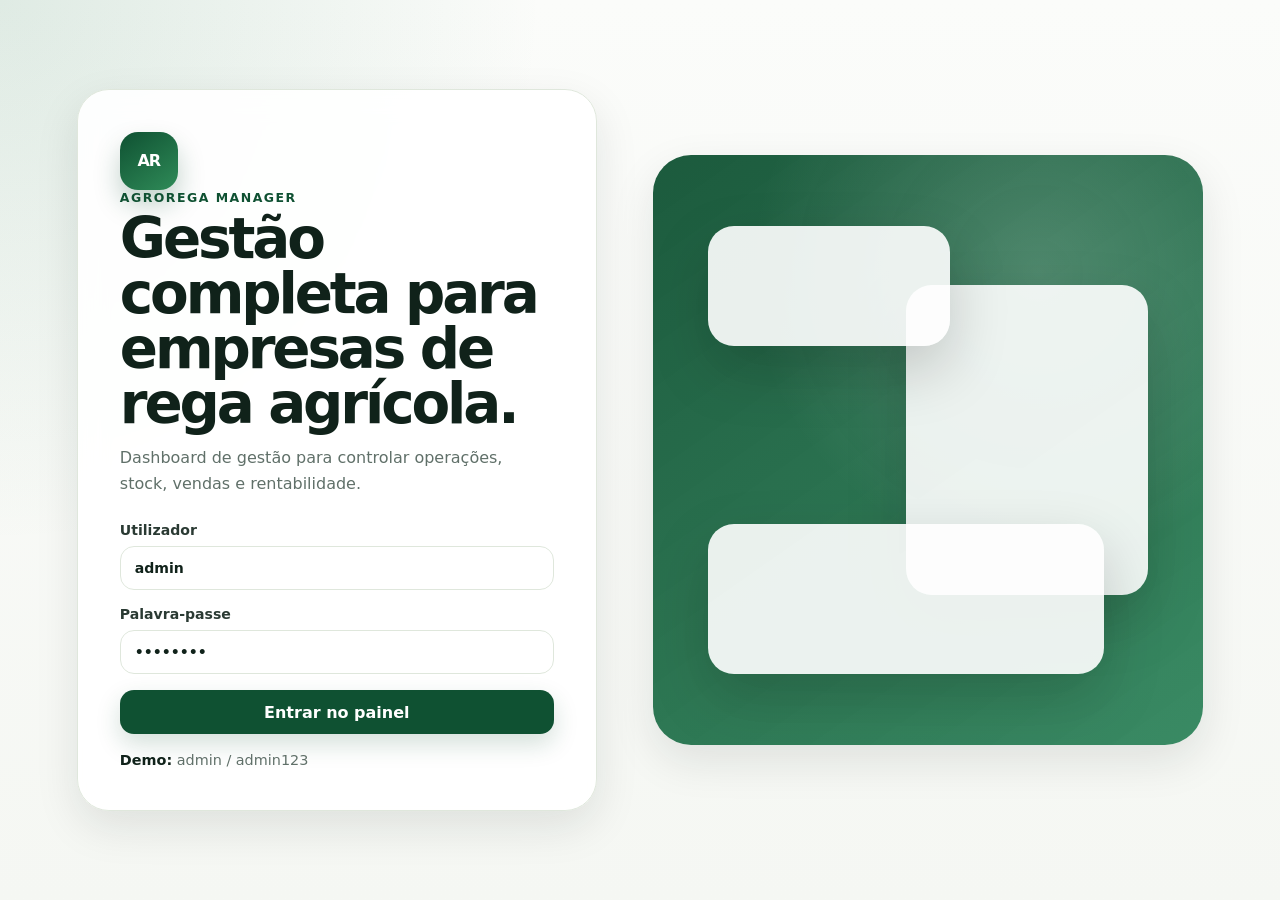
<file: index.html>
<!doctype html>
<html lang="pt-PT">
<head>
  <meta charset="utf-8" />
  <meta name="viewport" content="width=device-width, initial-scale=1, viewport-fit=cover" />
  <meta name="theme-color" content="#0f5132" />
  <title>AgroRega Manager</title>
  <link rel="manifest" href="manifest.json" />
  <link rel="stylesheet" href="assets/styles.css?v=stock2noname" />
</head>
<body>
  <div id="loginScreen" class="login-screen">
    <div class="login-card">
      <div class="brand-mark">AR</div>
      <p class="eyebrow">AgroRega Manager</p>
      <h1>Gestão completa para empresas de rega agrícola.</h1>
      <p class="muted">Dashboard de gestão para controlar operações, stock, vendas e rentabilidade.</p>
      <form id="loginForm" class="login-form">
        <label>Utilizador
          <input id="loginUser" type="text" autocomplete="username" value="admin" required />
        </label>
        <label>Palavra-passe
          <input id="loginPass" type="password" autocomplete="current-password" value="admin123" required />
        </label>
        <button type="submit" class="btn btn-primary">Entrar no painel</button>
        <p id="loginError" class="form-error" hidden>Credenciais inválidas.</p>
      </form>
      <div class="demo-credentials">
        <span>Demo:</span> admin / admin123
      </div>
    </div>
    <div class="login-preview" aria-hidden="true">
      <div class="preview-card tall"></div>
      <div class="preview-card"></div>
      <div class="preview-card wide"></div>
    </div>
  </div>

  <div id="appShell" class="app-shell" hidden>
    <aside id="sidebar" class="sidebar">
      <div class="sidebar-head">
        <div class="brand-mark small">AR</div>
        <div>
          <strong>AgroRega</strong>
          <span>Admin Console</span>
        </div>
      </div>
      <nav id="nav" class="nav"></nav>
      <div class="sidebar-foot">
        <div class="user-pill">
          <span class="avatar">AD</span>
          <div>
            <strong>Administrador</strong>
            <span>Administrador</span>
          </div>
        </div>
        <button id="logoutBtn" class="btn btn-ghost full">Terminar sessão</button>
      </div>
    </aside>

    <div id="overlay" class="overlay" hidden></div>

    <main class="main">
      <header class="topbar">
        <button id="menuBtn" class="icon-btn mobile-only" aria-label="Abrir menu">☰</button>
        <div>
          <p id="pageEyebrow" class="eyebrow">Painel</p>
          <h2 id="pageTitle">Dashboard</h2>
        </div>
        <div class="topbar-actions">
          <button id="quickAddBtn" class="btn btn-primary compact">+ Novo</button>
          <button id="exportBtn" class="btn btn-outline compact">Exportar</button>
        </div>
      </header>

      <section id="pageContent" class="page-content"></section>
    </main>

    <nav id="bottomNav" class="bottom-nav mobile-only"></nav>
  </div>

  <div id="modalRoot" class="modal-root" hidden></div>
  <div id="toast" class="toast" hidden></div>

  <script src="assets/app.js?v=stock2noname"></script>
</body>
</html>
</file>
<file: assets/styles.css>
:root {
  --bg: #f5f7f3;
  --panel: #ffffff;
  --panel-2: #eef4eb;
  --text: #10221a;
  --muted: #607069;
  --line: #dfe7dc;
  --primary: #0f5132;
  --primary-2: #167044;
  --primary-soft: #e3f3e9;
  --warning: #b7791f;
  --danger: #b42318;
  --info: #1f5fbf;
  --shadow: 0 16px 44px rgba(16, 34, 26, 0.10);
  --radius: 22px;
  --radius-sm: 14px;
  --sidebar: 280px;
  font-family: Inter, ui-sans-serif, system-ui, -apple-system, BlinkMacSystemFont, "Segoe UI", sans-serif;
}

* { box-sizing: border-box; }
html { scroll-behavior: smooth; }
body {
  margin: 0;
  min-height: 100vh;
  color: var(--text);
  background:
    radial-gradient(circle at top left, rgba(22, 112, 68, .12), transparent 34rem),
    linear-gradient(180deg, #fbfcfa, var(--bg));
}
button, input, select, textarea { font: inherit; }
button { cursor: pointer; }
[hidden] { display: none !important; }

.login-screen {
  min-height: 100vh;
  display: grid;
  grid-template-columns: minmax(320px, 520px) minmax(360px, 1fr);
  gap: 56px;
  align-items: center;
  padding: 56px clamp(20px, 6vw, 88px);
}
.login-card {
  background: rgba(255,255,255,.92);
  border: 1px solid var(--line);
  border-radius: 32px;
  box-shadow: var(--shadow);
  padding: clamp(26px, 4vw, 42px);
  backdrop-filter: blur(14px);
}
.brand-mark {
  width: 58px;
  height: 58px;
  display: grid;
  place-items: center;
  border-radius: 18px;
  background: linear-gradient(145deg, var(--primary), #2f8b58);
  color: #fff;
  font-weight: 900;
  letter-spacing: -.06em;
  box-shadow: 0 14px 26px rgba(15, 81, 50, .25);
}
.brand-mark.small { width: 44px; height: 44px; border-radius: 14px; font-size: .9rem; }
.eyebrow {
  margin: 0 0 6px;
  color: var(--primary);
  font-size: .78rem;
  font-weight: 800;
  letter-spacing: .12em;
  text-transform: uppercase;
}
h1, h2, h3, p { margin-top: 0; }
h1 { margin-bottom: 14px; font-size: clamp(2rem, 4.4vw, 4.2rem); line-height: .98; letter-spacing: -.055em; }
h2 { margin-bottom: 0; font-size: clamp(1.45rem, 3vw, 2.25rem); line-height: 1.06; letter-spacing: -.04em; }
h3 { margin-bottom: 10px; font-size: 1.05rem; letter-spacing: -.02em; }
.muted { color: var(--muted); line-height: 1.6; }
.login-form { margin-top: 26px; display: grid; gap: 16px; }
label { display: grid; gap: 8px; color: #2a3a33; font-weight: 700; font-size: .88rem; }
input, select, textarea {
  width: 100%;
  border: 1px solid var(--line);
  background: #fff;
  color: var(--text);
  border-radius: 14px;
  padding: 13px 14px;
  outline: none;
  transition: border .15s, box-shadow .15s, background .15s;
}
textarea { min-height: 96px; resize: vertical; }
input:focus, select:focus, textarea:focus { border-color: var(--primary-2); box-shadow: 0 0 0 4px rgba(22, 112, 68, .12); }
.demo-credentials { margin-top: 18px; color: var(--muted); font-size: .9rem; }
.demo-credentials span { color: var(--text); font-weight: 800; }
.form-error { margin: 0; color: var(--danger); font-weight: 700; }
.login-preview {
  position: relative;
  min-height: 590px;
  border-radius: 38px;
  background: linear-gradient(145deg, rgba(15, 81, 50, .95), rgba(27, 121, 76, .86));
  overflow: hidden;
  box-shadow: var(--shadow);
}
.login-preview::before {
  content: "";
  position: absolute;
  inset: 0;
  background: radial-gradient(circle at 70% 20%, rgba(255,255,255,.18), transparent 18rem);
}
.preview-card {
  position: absolute;
  width: 44%;
  height: 120px;
  left: 10%;
  top: 12%;
  border-radius: 26px;
  background: rgba(255,255,255,.9);
  box-shadow: 0 24px 60px rgba(0,0,0,.18);
}
.preview-card.tall { left: auto; right: 10%; top: 22%; height: 310px; }
.preview-card.wide { top: auto; bottom: 12%; width: 72%; height: 150px; }

.app-shell {
  min-height: 100vh;
  display: grid;
  grid-template-columns: var(--sidebar) minmax(0, 1fr);
}
.sidebar {
  position: sticky;
  top: 0;
  height: 100vh;
  background: rgba(255,255,255,.86);
  border-right: 1px solid var(--line);
  padding: 22px;
  display: flex;
  flex-direction: column;
  gap: 20px;
  backdrop-filter: blur(16px);
  z-index: 30;
}
.sidebar-head { display: flex; align-items: center; gap: 12px; padding-bottom: 8px; }
.sidebar-head span, .user-pill span { display: block; color: var(--muted); font-size: .78rem; }
.nav { display: grid; gap: 8px; }
.nav-btn, .bottom-btn {
  border: 0;
  background: transparent;
  color: var(--muted);
  border-radius: 16px;
  padding: 12px 13px;
  display: flex;
  align-items: center;
  gap: 10px;
  font-weight: 800;
  text-align: left;
}
.nav-btn:hover { background: var(--panel-2); color: var(--text); }
.nav-btn.active { background: var(--primary); color: #fff; box-shadow: 0 10px 26px rgba(15,81,50,.18); }
.nav-ico { width: 24px; display: inline-grid; place-items: center; }
.sidebar-foot { margin-top: auto; display: grid; gap: 12px; }
.user-pill {
  display: flex;
  gap: 11px;
  align-items: center;
  border: 1px solid var(--line);
  background: var(--panel);
  border-radius: 18px;
  padding: 10px;
}
.avatar {
  width: 40px;
  height: 40px;
  display: grid !important;
  place-items: center;
  border-radius: 13px;
  background: var(--primary-soft);
  color: var(--primary) !important;
  font-weight: 900;
}
.main { min-width: 0; padding: 22px clamp(16px, 3vw, 36px) 42px; }
.topbar {
  position: sticky;
  top: 0;
  z-index: 20;
  margin: -22px calc(clamp(16px, 3vw, 36px) * -1) 24px;
  padding: 18px clamp(16px, 3vw, 36px);
  display: flex;
  align-items: center;
  justify-content: space-between;
  gap: 16px;
  background: rgba(245, 247, 243, .86);
  border-bottom: 1px solid rgba(223,231,220,.72);
  backdrop-filter: blur(16px);
}
.topbar-actions { display: flex; align-items: center; gap: 10px; }
.btn, .icon-btn {
  border: 0;
  border-radius: 14px;
  padding: 12px 16px;
  display: inline-flex;
  align-items: center;
  justify-content: center;
  gap: 8px;
  color: var(--text);
  background: var(--panel-2);
  font-weight: 900;
  min-height: 44px;
  transition: transform .12s, box-shadow .12s, background .12s;
}
.btn:hover, .icon-btn:hover { transform: translateY(-1px); }
.btn-primary { background: var(--primary); color: #fff; box-shadow: 0 10px 24px rgba(15,81,50,.18); }
.btn-primary:hover { background: var(--primary-2); }
.btn-outline { background: #fff; border: 1px solid var(--line); color: var(--text); }
.btn-ghost { background: transparent; border: 1px solid var(--line); }
.btn-danger { background: #fff0ef; color: var(--danger); }
.btn.compact { padding-inline: 14px; min-height: 40px; }
.btn.full { width: 100%; }
.icon-btn { width: 44px; padding: 0; background: #fff; border: 1px solid var(--line); }
.mobile-only { display: none; }
.page-content { display: grid; gap: 22px; }

.kpi-grid { display: grid; grid-template-columns: repeat(4, minmax(0, 1fr)); gap: 16px; }
.kpi-card, .card, .table-card, .mini-card {
  background: rgba(255,255,255,.92);
  border: 1px solid var(--line);
  border-radius: var(--radius);
  box-shadow: 0 10px 26px rgba(16,34,26,.05);
}
.kpi-card { padding: 19px; display: grid; gap: 10px; min-height: 134px; }
.kpi-label { color: var(--muted); font-weight: 800; font-size: .82rem; }
.kpi-value { font-size: clamp(1.5rem, 3vw, 2.2rem); font-weight: 950; letter-spacing: -.055em; }
.kpi-trend { color: var(--primary); font-weight: 900; font-size: .86rem; }
.card { padding: 20px; }
.card-head { display: flex; align-items: flex-start; justify-content: space-between; gap: 12px; margin-bottom: 16px; }
.card-head p { margin: 0; }
.grid-2 { display: grid; grid-template-columns: minmax(0, 1.1fr) minmax(320px, .9fr); gap: 18px; }
.grid-3 { display: grid; grid-template-columns: repeat(3, minmax(0, 1fr)); gap: 16px; }
.toolbar { display: flex; gap: 10px; align-items: center; justify-content: space-between; flex-wrap: wrap; margin-bottom: 14px; }
.toolbar .filters { display: flex; gap: 10px; flex-wrap: wrap; align-items: center; }
.search { max-width: 360px; min-width: min(100%, 260px); }
.table-wrap { width: 100%; overflow-x: auto; border-radius: 18px; }
table { width: 100%; border-collapse: collapse; min-width: 740px; }
th, td { padding: 13px 12px; border-bottom: 1px solid var(--line); text-align: left; vertical-align: middle; }
th { color: var(--muted); font-size: .76rem; text-transform: uppercase; letter-spacing: .08em; }
td { font-size: .92rem; }
tr:last-child td { border-bottom: 0; }
.status {
  display: inline-flex;
  align-items: center;
  gap: 7px;
  padding: 7px 10px;
  border-radius: 999px;
  background: var(--primary-soft);
  color: var(--primary);
  font-weight: 900;
  font-size: .78rem;
  white-space: nowrap;
}
.status.warning { background: #fff6db; color: var(--warning); }
.status.danger { background: #fff0ef; color: var(--danger); }
.status.info { background: #eaf2ff; color: var(--info); }
.status.neutral { background: #eef1ef; color: #53615b; }
.actions { display: flex; gap: 8px; align-items: center; flex-wrap: wrap; }
.actions .btn { min-height: 36px; padding: 8px 11px; border-radius: 12px; font-size: .82rem; }

.pipeline { display: grid; grid-template-columns: repeat(4, minmax(180px, 1fr)); gap: 14px; overflow-x: auto; padding-bottom: 4px; }
.pipeline-col { min-width: 180px; background: var(--panel-2); border-radius: 18px; padding: 12px; }
.pipeline-col h4 { margin: 0 0 10px; font-size: .82rem; text-transform: uppercase; letter-spacing: .08em; color: var(--muted); }
.project-chip {
  background: #fff;
  border: 1px solid var(--line);
  border-radius: 16px;
  padding: 12px;
  margin-bottom: 10px;
  box-shadow: 0 8px 18px rgba(16,34,26,.05);
}
.project-chip strong { display: block; margin-bottom: 5px; }
.project-chip span { color: var(--muted); font-size: .84rem; }

.progress-bar { height: 10px; background: #e6ece4; border-radius: 99px; overflow: hidden; }
.progress-bar span { display: block; height: 100%; background: var(--primary); border-radius: inherit; }
.stock-grid { display: grid; grid-template-columns: repeat(3, minmax(0, 1fr)); gap: 14px; }
.stock-item { padding: 14px; border: 1px solid var(--line); border-radius: 18px; background: #fff; }
.stock-item header { display: flex; justify-content: space-between; gap: 10px; margin-bottom: 12px; }
.stock-item .qty { font-size: 1.7rem; font-weight: 950; letter-spacing: -.05em; }

.finance-split { display: grid; grid-template-columns: minmax(0, 1fr) 380px; gap: 18px; }
.chart { width: 100%; height: 240px; border-radius: 20px; background: linear-gradient(180deg, #fff, #f7faf6); border: 1px solid var(--line); }
.list { display: grid; gap: 10px; }
.list-row { display: flex; justify-content: space-between; gap: 12px; padding: 12px; border: 1px solid var(--line); border-radius: 16px; background: #fff; }
.list-row small { display: block; color: var(--muted); margin-top: 4px; }

.admin-grid { display: grid; grid-template-columns: repeat(2, minmax(0, 1fr)); gap: 16px; }
.settings-grid { display: grid; gap: 14px; }

.modal-root {
  position: fixed;
  inset: 0;
  z-index: 80;
  display: grid;
  place-items: center;
  padding: 18px;
  background: rgba(10, 18, 14, .48);
}
.modal {
  width: min(760px, 100%);
  max-height: min(780px, calc(100vh - 36px));
  overflow: auto;
  background: #fff;
  border-radius: 26px;
  box-shadow: 0 24px 80px rgba(0,0,0,.22);
  border: 1px solid var(--line);
}
.modal header {
  position: sticky;
  top: 0;
  z-index: 1;
  background: rgba(255,255,255,.94);
  backdrop-filter: blur(14px);
  padding: 20px;
  border-bottom: 1px solid var(--line);
  display: flex;
  justify-content: space-between;
  align-items: flex-start;
  gap: 12px;
}
.modal-body { padding: 20px; display: grid; gap: 16px; }
.form-grid { display: grid; grid-template-columns: repeat(2, minmax(0, 1fr)); gap: 14px; }
.form-grid .full-span { grid-column: 1 / -1; }
.modal-actions { display: flex; justify-content: flex-end; gap: 10px; padding: 0 20px 20px; flex-wrap: wrap; }
.toast {
  position: fixed;
  right: 20px;
  bottom: 20px;
  z-index: 100;
  background: #10221a;
  color: #fff;
  border-radius: 16px;
  padding: 13px 16px;
  box-shadow: var(--shadow);
  font-weight: 800;
}
.overlay {
  position: fixed;
  inset: 0;
  background: rgba(10, 18, 14, .44);
  z-index: 25;
}

@media (max-width: 1120px) {
  .kpi-grid { grid-template-columns: repeat(2, minmax(0, 1fr)); }
  .grid-2, .finance-split { grid-template-columns: 1fr; }
  .stock-grid { grid-template-columns: repeat(2, minmax(0, 1fr)); }
}

@media (max-width: 820px) {
  .login-screen { grid-template-columns: 1fr; padding: 22px; }
  .login-preview { display: none; }
  .app-shell { grid-template-columns: 1fr; }
  .mobile-only { display: inline-flex; }
  .sidebar {
    position: fixed;
    left: 0;
    transform: translateX(-105%);
    width: min(86vw, 320px);
    transition: transform .18s ease;
    box-shadow: var(--shadow);
  }
  .sidebar.open { transform: translateX(0); }
  .main { padding: 14px 14px 92px; }
  .topbar { margin: -14px -14px 16px; padding: 14px; }
  .topbar-actions { gap: 8px; }
  .topbar-actions .btn { padding-inline: 11px; }
  #exportBtn { display: none; }
  .kpi-grid, .grid-3, .admin-grid, .stock-grid { grid-template-columns: 1fr; }
  .card { padding: 16px; }
  .toolbar { align-items: stretch; }
  .toolbar .filters, .toolbar .btn, .search { width: 100%; max-width: none; }
  .filters select { flex: 1; min-width: 0; }
  .pipeline { grid-template-columns: repeat(4, 82vw); margin-inline: -2px; }
  .bottom-nav {
    position: fixed;
    left: 10px;
    right: 10px;
    bottom: max(10px, env(safe-area-inset-bottom));
    z-index: 40;
    display: grid;
    grid-template-columns: repeat(5, 1fr);
    gap: 4px;
    padding: 8px;
    background: rgba(255,255,255,.94);
    border: 1px solid var(--line);
    border-radius: 22px;
    box-shadow: var(--shadow);
    backdrop-filter: blur(14px);
  }
  .bottom-btn {
    display: grid;
    justify-items: center;
    gap: 2px;
    padding: 7px 4px;
    border-radius: 15px;
    font-size: .68rem;
  }
  .bottom-btn.active { color: var(--primary); background: var(--primary-soft); }
  .bottom-btn .nav-ico { font-size: 1rem; }
  .bottom-label { max-width: 100%; overflow: hidden; text-overflow: ellipsis; white-space: nowrap; }
  .form-grid { grid-template-columns: 1fr; }
  .modal { border-radius: 22px; max-height: calc(100vh - 20px); }
  .modal-root { padding: 10px; align-items: end; }
  .modal-actions .btn { width: 100%; }
  .toast { left: 12px; right: 12px; bottom: 92px; text-align: center; }
}

@media (max-width: 460px) {
  h2 { font-size: 1.34rem; }
  .kpi-card { min-height: auto; }
  .topbar { align-items: flex-start; }
  .topbar-actions { margin-left: auto; }
  .compact { min-height: 38px; }
  .list-row { display: grid; }
}


/* Mobile hardening: remove page-level horizontal drift and convert tables into cards. */
html, body {
  width: 100%;
  max-width: 100%;
  overflow-x: hidden;
}

.app-shell,
.main,
.page-content,
.card,
.table-card,
.kpi-card,
.mini-card,
.finance-split,
.grid-2,
.grid-3,
.admin-grid,
.stock-grid,
.toolbar,
.card-head {
  min-width: 0;
  max-width: 100%;
}

.card,
.table-card,
.kpi-card,
.mini-card {
  overflow: hidden;
}

.topbar,
.topbar > div,
.topbar-actions,
.filters,
.search,
.table-wrap,
.pipeline,
.stock-item,
.list-row {
  min-width: 0;
  max-width: 100%;
}

h1, h2, h3, p, strong, span, td, th, .muted, .project-chip, .stock-item {
  overflow-wrap: anywhere;
}

.table-wrap,
.pipeline {
  -webkit-overflow-scrolling: touch;
  overscroll-behavior-x: contain;
}

.pipeline {
  scroll-snap-type: x proximity;
}

.pipeline-col {
  scroll-snap-align: start;
}

@media (max-width: 820px) {
  body {
    touch-action: pan-y;
  }

  .main {
    width: 100%;
    overflow-x: hidden;
  }

  .topbar {
    display: grid;
    grid-template-columns: 44px minmax(0, 1fr) auto;
    align-items: center;
    gap: 12px;
  }

  .topbar > div:not(.topbar-actions) {
    min-width: 0;
  }

  .topbar-actions {
    justify-content: end;
  }

  .topbar-actions .btn {
    white-space: nowrap;
    max-width: 132px;
    overflow: hidden;
    text-overflow: ellipsis;
  }

  .page-content {
    gap: 16px;
  }

  .card-head,
  .toolbar {
    display: grid;
    grid-template-columns: 1fr;
    gap: 12px;
  }

  .toolbar .filters {
    display: grid;
    grid-template-columns: 1fr;
    width: 100%;
  }

  .toolbar .filters .btn,
  .toolbar .filters select,
  .toolbar .filters input,
  .card-head .btn {
    width: 100%;
  }

  .table-wrap {
    overflow: visible;
  }

  table {
    width: 100%;
    min-width: 0;
  }

  thead {
    display: none;
  }

  tbody,
  tr,
  td {
    display: block;
    width: 100%;
  }

  tr {
    border-bottom: 1px solid var(--line);
    padding: 12px 0;
  }

  tr:last-child {
    border-bottom: 0;
  }

  td {
    border-bottom: 0;
    padding: 7px 0;
    display: grid;
    grid-template-columns: minmax(96px, 38%) minmax(0, 1fr);
    gap: 10px;
    align-items: start;
    text-align: right;
  }

  td::before {
    content: attr(data-label);
    color: var(--muted);
    font-size: .72rem;
    font-weight: 900;
    letter-spacing: .08em;
    text-transform: uppercase;
    text-align: left;
  }

  td:first-child {
    display: block;
    text-align: left;
    padding-top: 4px;
    padding-bottom: 10px;
  }

  td:first-child::before {
    display: block;
    margin-bottom: 6px;
  }

  td[colspan] {
    display: block;
    text-align: left;
  }

  td[colspan]::before {
    display: none;
  }

  td .actions {
    justify-content: flex-end;
  }

  td .actions .btn {
    flex: 1 1 auto;
  }

  .pipeline {
    grid-template-columns: repeat(4, minmax(268px, 86vw));
    overflow-x: auto;
    padding-bottom: 10px;
  }

  .pipeline-col {
    min-width: 0;
  }

  .bottom-nav {
    left: 8px;
    right: 8px;
    max-width: calc(100vw - 16px);
    overflow: hidden;
    grid-template-columns: repeat(5, minmax(0, 1fr));
  }

  .bottom-btn {
    min-width: 0;
    width: 100%;
  }

  .bottom-btn .nav-ico {
    width: auto;
  }

  .bottom-label {
    font-size: .62rem;
  }
}

@media (max-width: 390px) {
  .topbar {
    grid-template-columns: 44px minmax(0, 1fr);
  }

  .topbar-actions {
    grid-column: 1 / -1;
    width: 100%;
  }

  .topbar-actions .btn {
    max-width: none;
    width: 100%;
  }

  .bottom-label {
    display: none;
  }

  .bottom-btn {
    min-height: 52px;
  }
}
</file>
